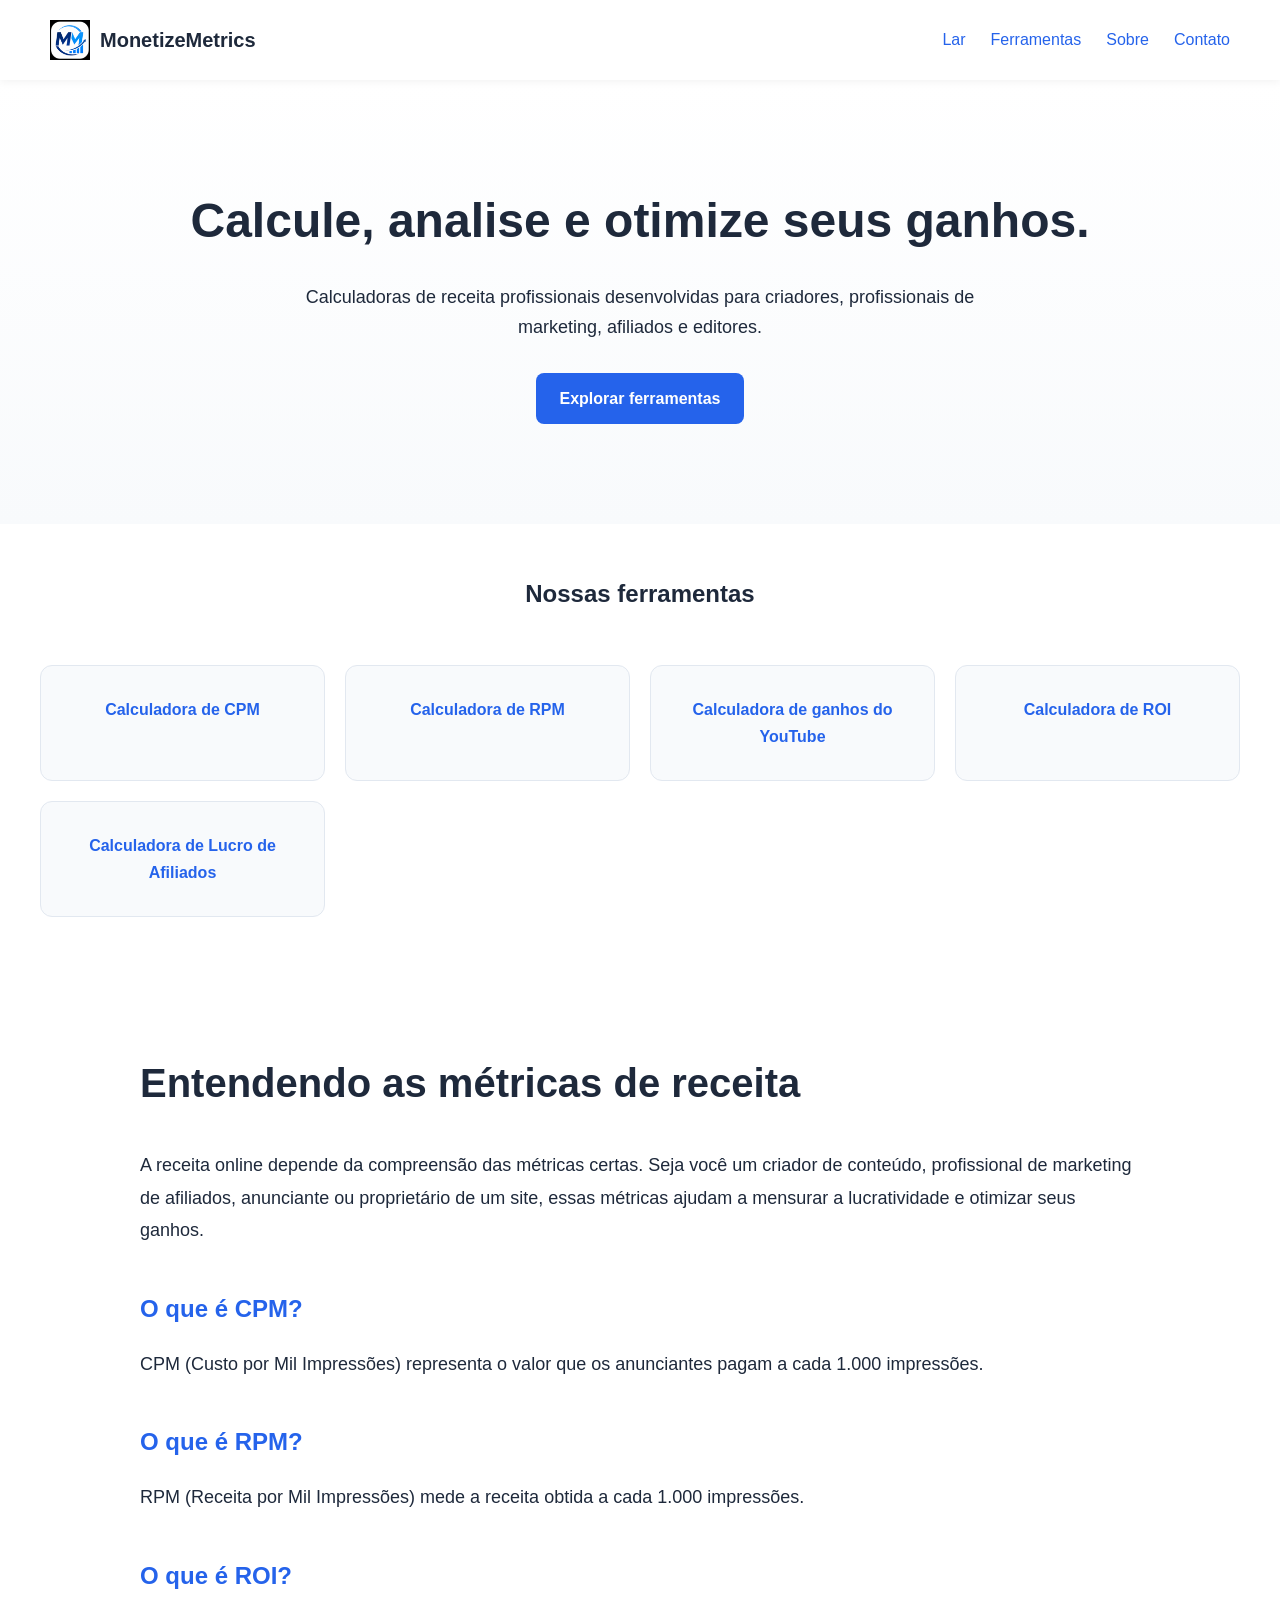
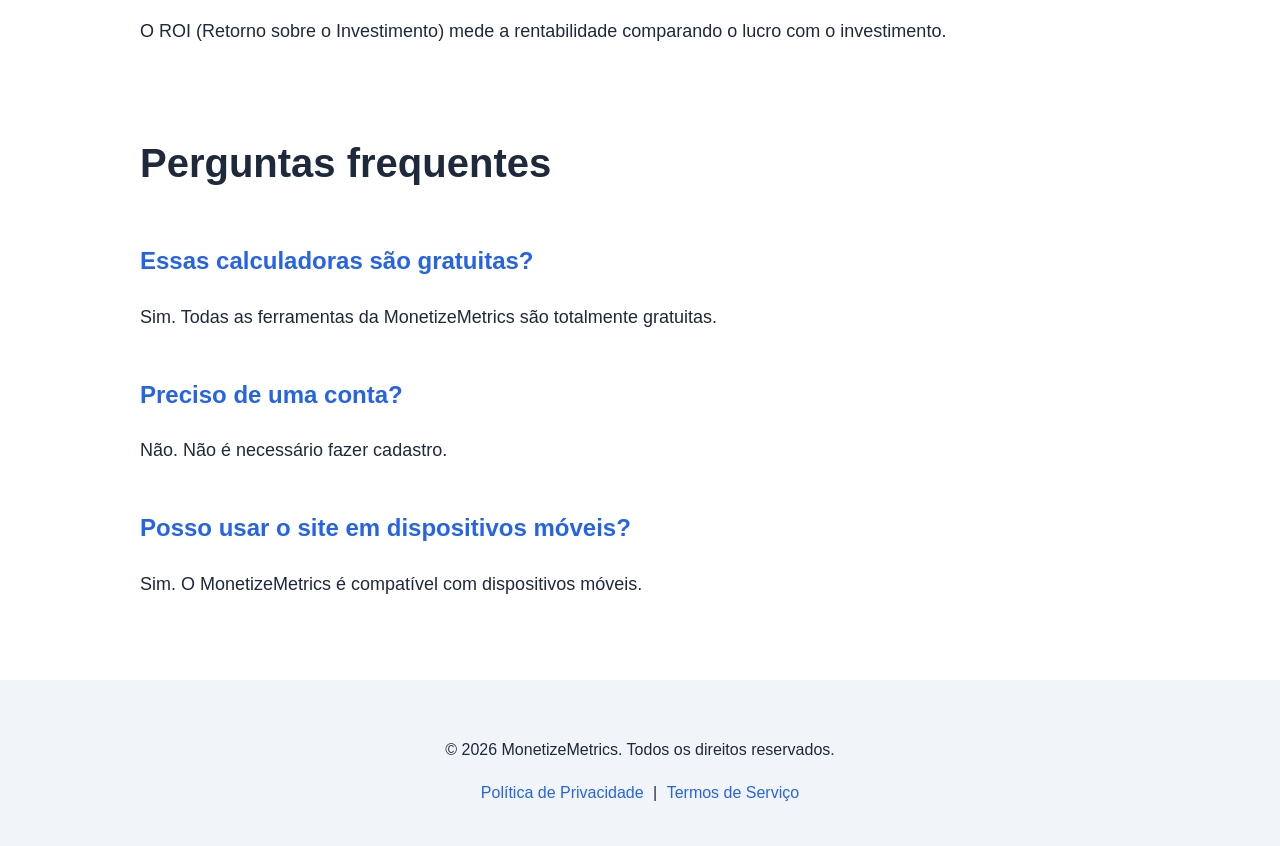
<file: index.html>
<!DOCTYPE html>
<html lang="pt-BR">
<head>
    <script id="aclib" type="text/javascript" src="//acscdn.com/script/aclib.js"></script>

    <meta charset="UTF-8">
    <meta name="viewport" content="width=device-width, initial-scale=1.0">
    <title>MonetizeMetrics - Calcule, analise e otimize seus ganhos.</title>
    <meta name="description" content="Calculadoras de receita profissionais desenvolvidas para criadores, profissionais de marketing, afiliados e editores.">
    <link rel="stylesheet" href="css/style.css">
    <link rel="icon" href="images/favicon.ico">
    <meta name="google-site-verification" content="FIcf8eARdnQ6B_cvJaqCdT5beOyhvvmUNQOd8pzirMQ" />
</head>
    <div class="ad-banner">
    <script type="text/javascript">
        aclib.runBanner({
            zoneId: '11765878',
        });
    </script>
    </div>
<body>

<header>
    <nav>
        <div class="logo">
            <img src="images/logo.png" alt="MonetizeMetrics Logo">
            <span>MonetizeMetrics</span>
        </div>
        <ul>
            <li><a href="index.html">Lar</a></li>
            <li><a href="tools.html">Ferramentas</a></li>
            <li><a href="about.html">Sobre</a></li>
            <li><a href="contact.html">Contato</a></li>
        </ul>
    </nav>
</header>

<section class="hero">
    <h1>Calcule, analise e otimize seus ganhos.</h1>
    <p>Calculadoras de receita profissionais desenvolvidas para criadores, profissionais de marketing, afiliados e editores.</p>
    <a href="#tools" class="button">Explorar ferramentas</a>
</section>

<section id="tools">
    <h2>Nossas ferramentas</h2>
    <div class="tools-grid">
        <a href="tools/cpm-calculator.html" class="tool-card">Calculadora de CPM</a>
        <a href="tools/rpm-calculator.html" class="tool-card">Calculadora de RPM</a>
        <a href="tools/youtube-earnings-calculator.html" class="tool-card">Calculadora de ganhos do YouTube</a>
        <a href="tools/roi-calculator.html" class="tool-card">Calculadora de ROI</a>
        <a href="tools/affiliate-profit-calculator.html" class="tool-card">Calculadora de Lucro de Afiliados</a>
    </div>
</section>

<section class="content-section">
    <h2>Entendendo as métricas de receita</h2>
    <p>A receita online depende da compreensão das métricas certas. Seja você um criador de conteúdo, profissional de marketing de afiliados, anunciante ou proprietário de um site, essas métricas ajudam a mensurar a lucratividade e otimizar seus ganhos.</p>
    
    <h3>O que é CPM?</h3>
    <p>CPM (Custo por Mil Impressões) representa o valor que os anunciantes pagam a cada 1.000 impressões.</p>
    
    <h3>O que é RPM?</h3>
    <p>RPM (Receita por Mil Impressões) mede a receita obtida a cada 1.000 impressões.</p>
    
    <h3>O que é ROI?</h3>
    <p>O ROI (Retorno sobre o Investimento) mede a rentabilidade comparando o lucro com o investimento.</p>
</section>

<section class="content-section faq">
    <h2>Perguntas frequentes</h2>
    
    <h3>Essas calculadoras são gratuitas?</h3>
    <p>Sim. Todas as ferramentas da MonetizeMetrics são totalmente gratuitas.</p>
    
    <h3>Preciso de uma conta?</h3>
    <p>Não. Não é necessário fazer cadastro.</p>
    
    <h3>Posso usar o site em dispositivos móveis?</h3>
    <p>Sim. O MonetizeMetrics é compatível com dispositivos móveis.</p>
</section>

    <div class="ad-banner">
    <script type="text/javascript">
        aclib.runBanner({
            zoneId: '11765878',
        });
    </script>
    </div>
<footer>
    <p>© 2026 MonetizeMetrics. Todos os direitos reservados.</p>
    <a href="privacy-policy.html">Política de Privacidade</a> | <a href="terms.html">Termos de Serviço</a>
</footer>

</body>
</html>
</file>
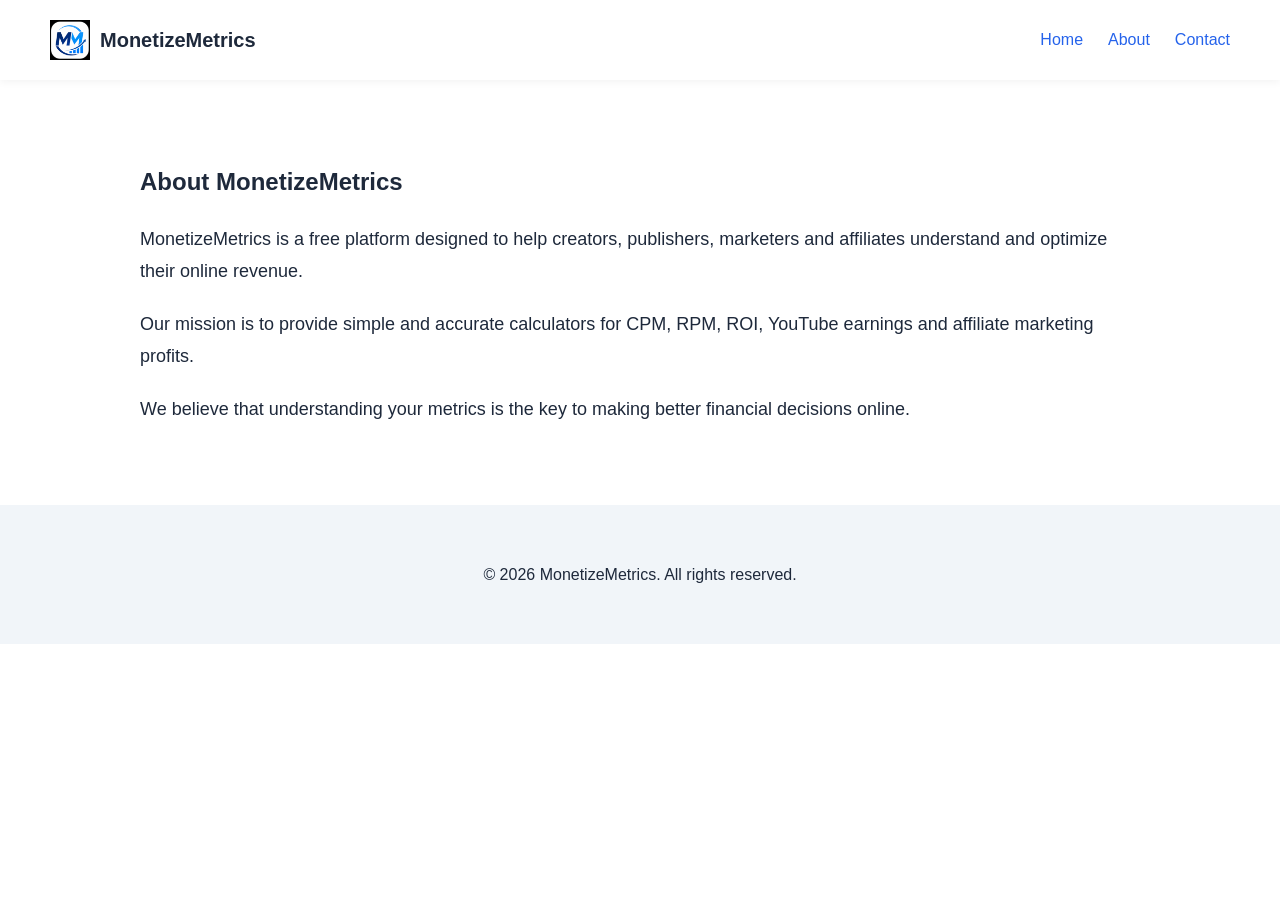
<file: about.html>
<!DOCTYPE html>
<html lang="en">
<head>
  <script id="aclib" type="text/javascript" src="//acscdn.com/script/aclib.js"></script>
    <script type="text/javascript">
        aclib.runAutoTag({
            zoneId: 'dbgtx9x2vg',
        });
    </script>
<meta charset="UTF-8">
<meta name="viewport" content="width=device-width, initial-scale=1.0">

<title>About MonetizeMetrics</title>

<link rel="stylesheet" href="css/style.css">
</head>

<body>

<header>
<nav>

<div class="logo">
<img src="images/logo.png" alt="MonetizeMetrics Logo">
<span>MonetizeMetrics</span>
</div>

<ul>
<li><a href="index.html">Home</a></li>
<li><a href="about.html">About</a></li>
<li><a href="contact.html">Contact</a></li>
</ul>

</nav>
</header>

<section class="content-section">

<h1>About MonetizeMetrics</h1>

<p>
MonetizeMetrics is a free platform designed to help creators,
publishers, marketers and affiliates understand and optimize
their online revenue.
</p>

<p>
Our mission is to provide simple and accurate calculators for
CPM, RPM, ROI, YouTube earnings and affiliate marketing profits.
</p>

<p>
We believe that understanding your metrics is the key to making
better financial decisions online.
</p>

</section>

<footer>

<p>© 2026 MonetizeMetrics. All rights reserved.</p>

</footer>

</body>
  </html>
</file>
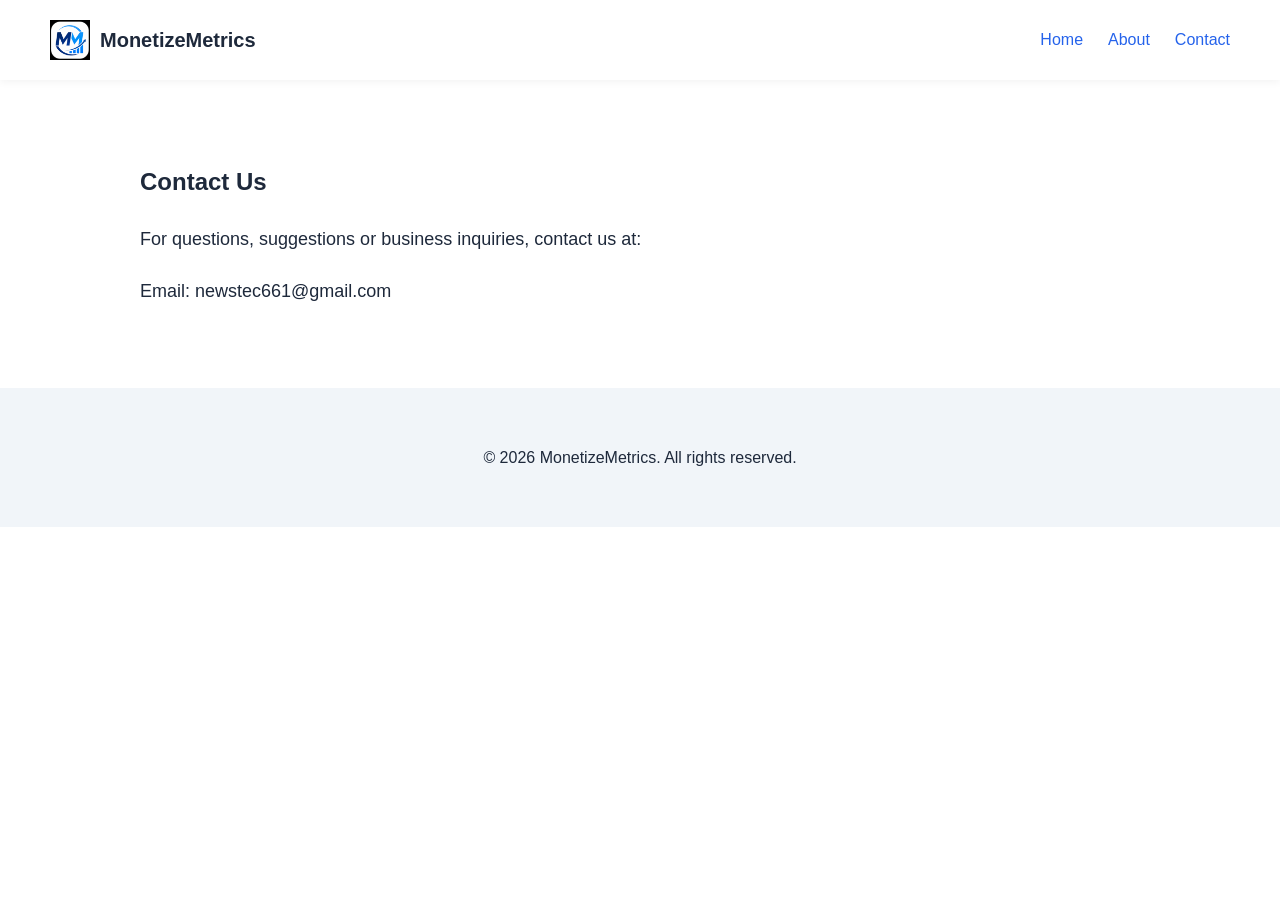
<file: contact.html>
<!DOCTYPE html>
<html lang="en">
<head>
  <script id="aclib" type="text/javascript" src="//acscdn.com/script/aclib.js"></script>
    <script type="text/javascript">
        aclib.runAutoTag({
            zoneId: 'dbgtx9x2vg',
        });
    </script>

<meta charset="UTF-8">
<meta name="viewport" content="width=device-width, initial-scale=1.0">

<title>Contact MonetizeMetrics</title>

<link rel="stylesheet" href="css/style.css">

</head>

<body>

<header>
<nav>

<div class="logo">
<img src="images/logo.png" alt="Logo">
<span>MonetizeMetrics</span>
</div>

<ul>
<li><a href="index.html">Home</a></li>
<li><a href="about.html">About</a></li>
<li><a href="contact.html">Contact</a></li>
</ul>

</nav>
</header>

<section class="content-section">

<h1>Contact Us</h1>

<p>
For questions, suggestions or business inquiries, contact us at:
</p>

<p>
Email: newstec661@gmail.com
</p>

</section>

<footer>
<p>© 2026 MonetizeMetrics. All rights reserved.</p>
</footer>

</body>
</html>
</file>
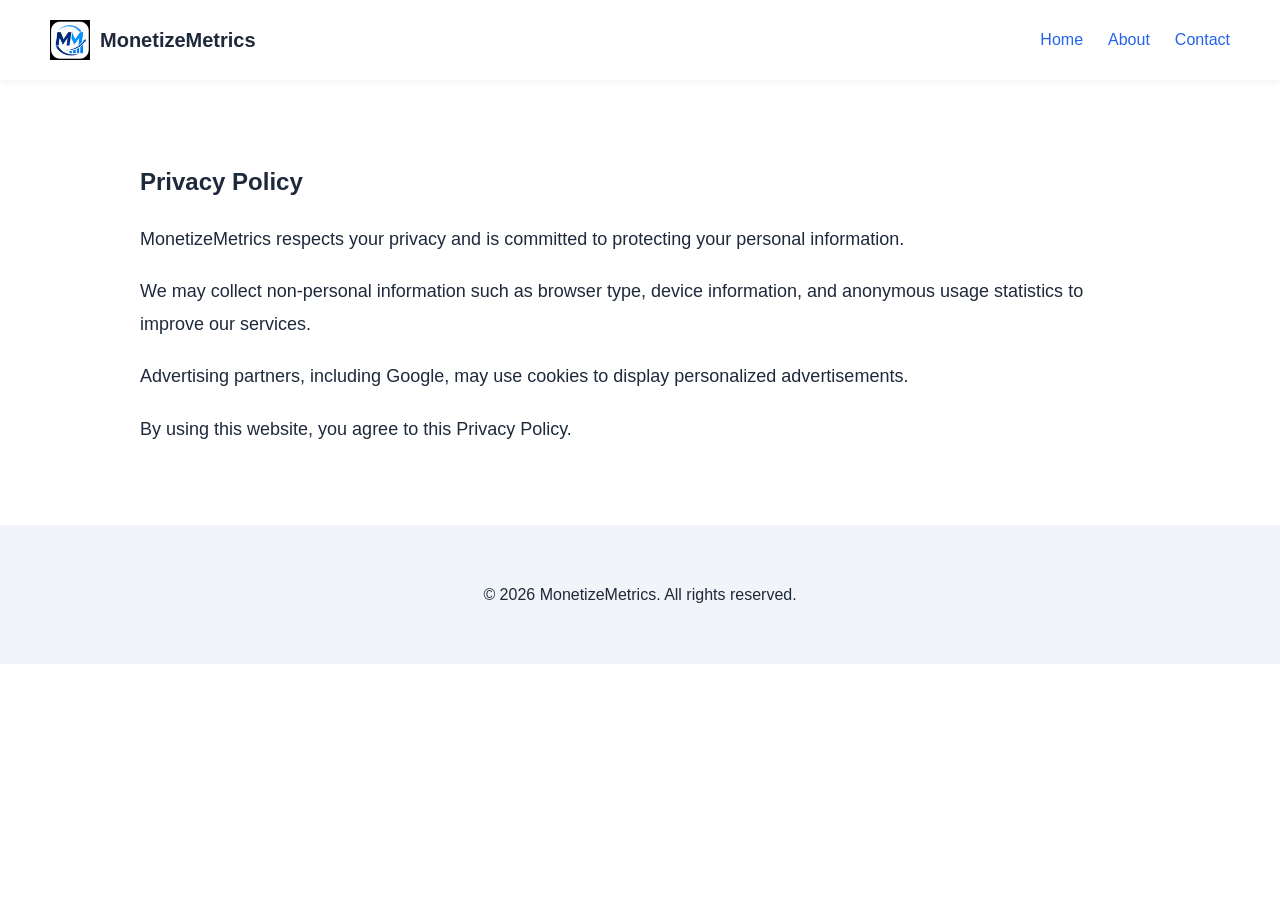
<file: privacy-policy.html>
<!DOCTYPE html><html lang="en">
<head>
  <script id="aclib" type="text/javascript" src="//acscdn.com/script/aclib.js"></script>
    <script type="text/javascript">
        aclib.runAutoTag({
            zoneId: 'dbgtx9x2vg',
        });
    </script>
<meta charset="UTF-8">
<meta name="viewport" content="width=device-width, initial-scale=1.0">
<title>Privacy Policy - MonetizeMetrics</title>
<link rel="stylesheet" href="css/style.css">
</head><body><header>
<nav>
<div class="logo">
<img src="images/logo.png" alt="MonetizeMetrics Logo">
<span>MonetizeMetrics</span>
</div><ul>
<li><a href="index.html">Home</a></li>
<li><a href="about.html">About</a></li>
<li><a href="contact.html">Contact</a></li>
</ul>
</nav>
</header><section class="content-section"><h1>Privacy Policy</h1><p>
MonetizeMetrics respects your privacy and is committed to protecting your personal information.
</p><p>
We may collect non-personal information such as browser type, device information, and anonymous usage statistics to improve our services.
</p><p>
Advertising partners, including Google, may use cookies to display personalized advertisements.
</p><p>
By using this website, you agree to this Privacy Policy.
</p></section><footer>
<p>© 2026 MonetizeMetrics. All rights reserved.</p>
</footer></body>
</html>
</file>
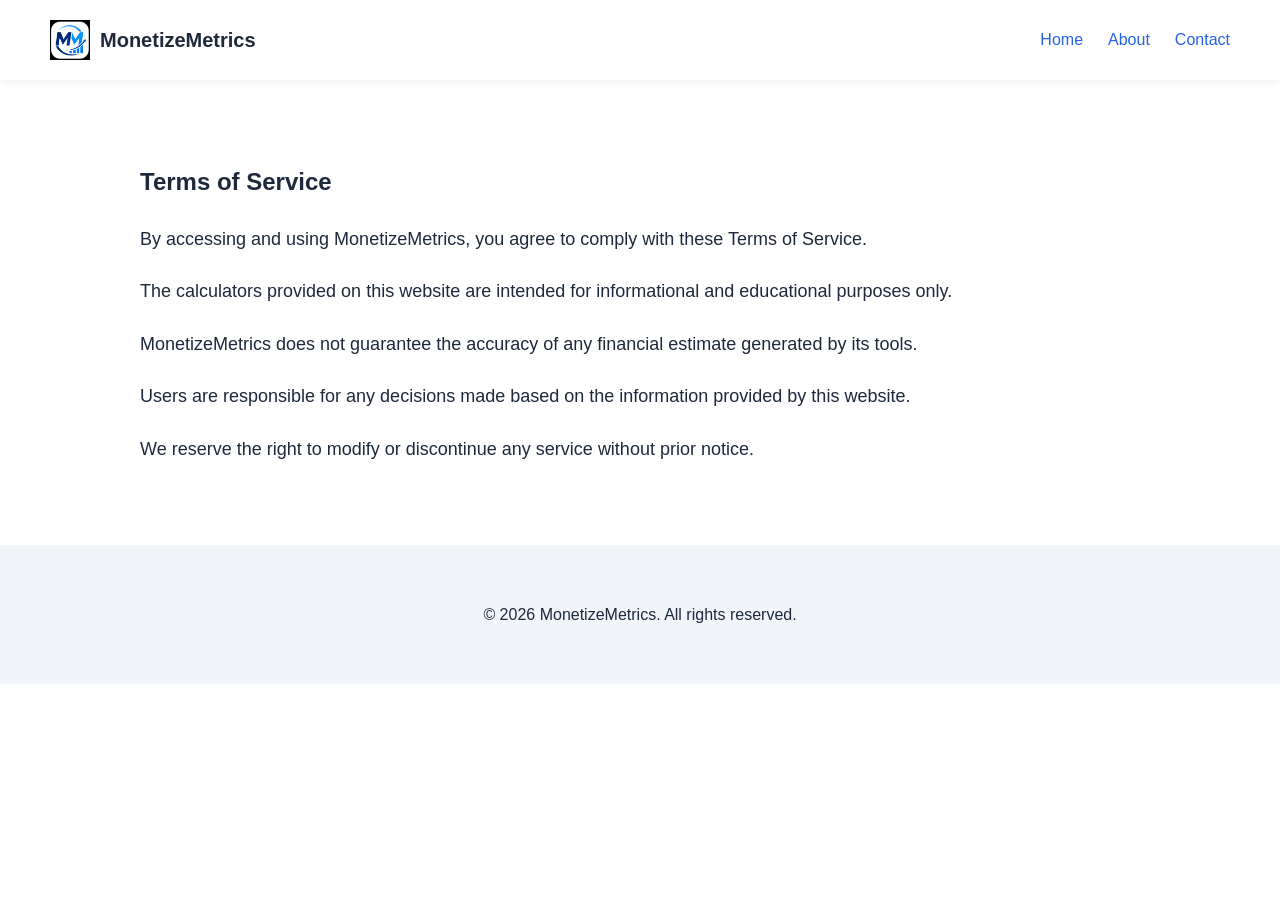
<file: terms.html>
<!DOCTYPE html><html lang="en">
<head>
<meta charset="UTF-8">
<meta name="viewport" content="width=device-width, initial-scale=1.0">
<title>Terms of Service - MonetizeMetrics</title>
<link rel="stylesheet" href="css/style.css">
</head><body><header>
<nav>
<div class="logo">
<img src="images/logo.png" alt="MonetizeMetrics Logo">
<span>MonetizeMetrics</span>
</div><ul>
<li><a href="index.html">Home</a></li>
<li><a href="about.html">About</a></li>
<li><a href="contact.html">Contact</a></li>
</ul>
</nav>
</header><section class="content-section"><h1>Terms of Service</h1><p>
By accessing and using MonetizeMetrics, you agree to comply with these Terms of Service.
</p><p>
The calculators provided on this website are intended for informational and educational purposes only.
</p><p>
MonetizeMetrics does not guarantee the accuracy of any financial estimate generated by its tools.
</p><p>
Users are responsible for any decisions made based on the information provided by this website.
</p><p>
We reserve the right to modify or discontinue any service without prior notice.
</p></section><footer>
<p>© 2026 MonetizeMetrics. All rights reserved.</p>
</footer></body>
</html>
</file>
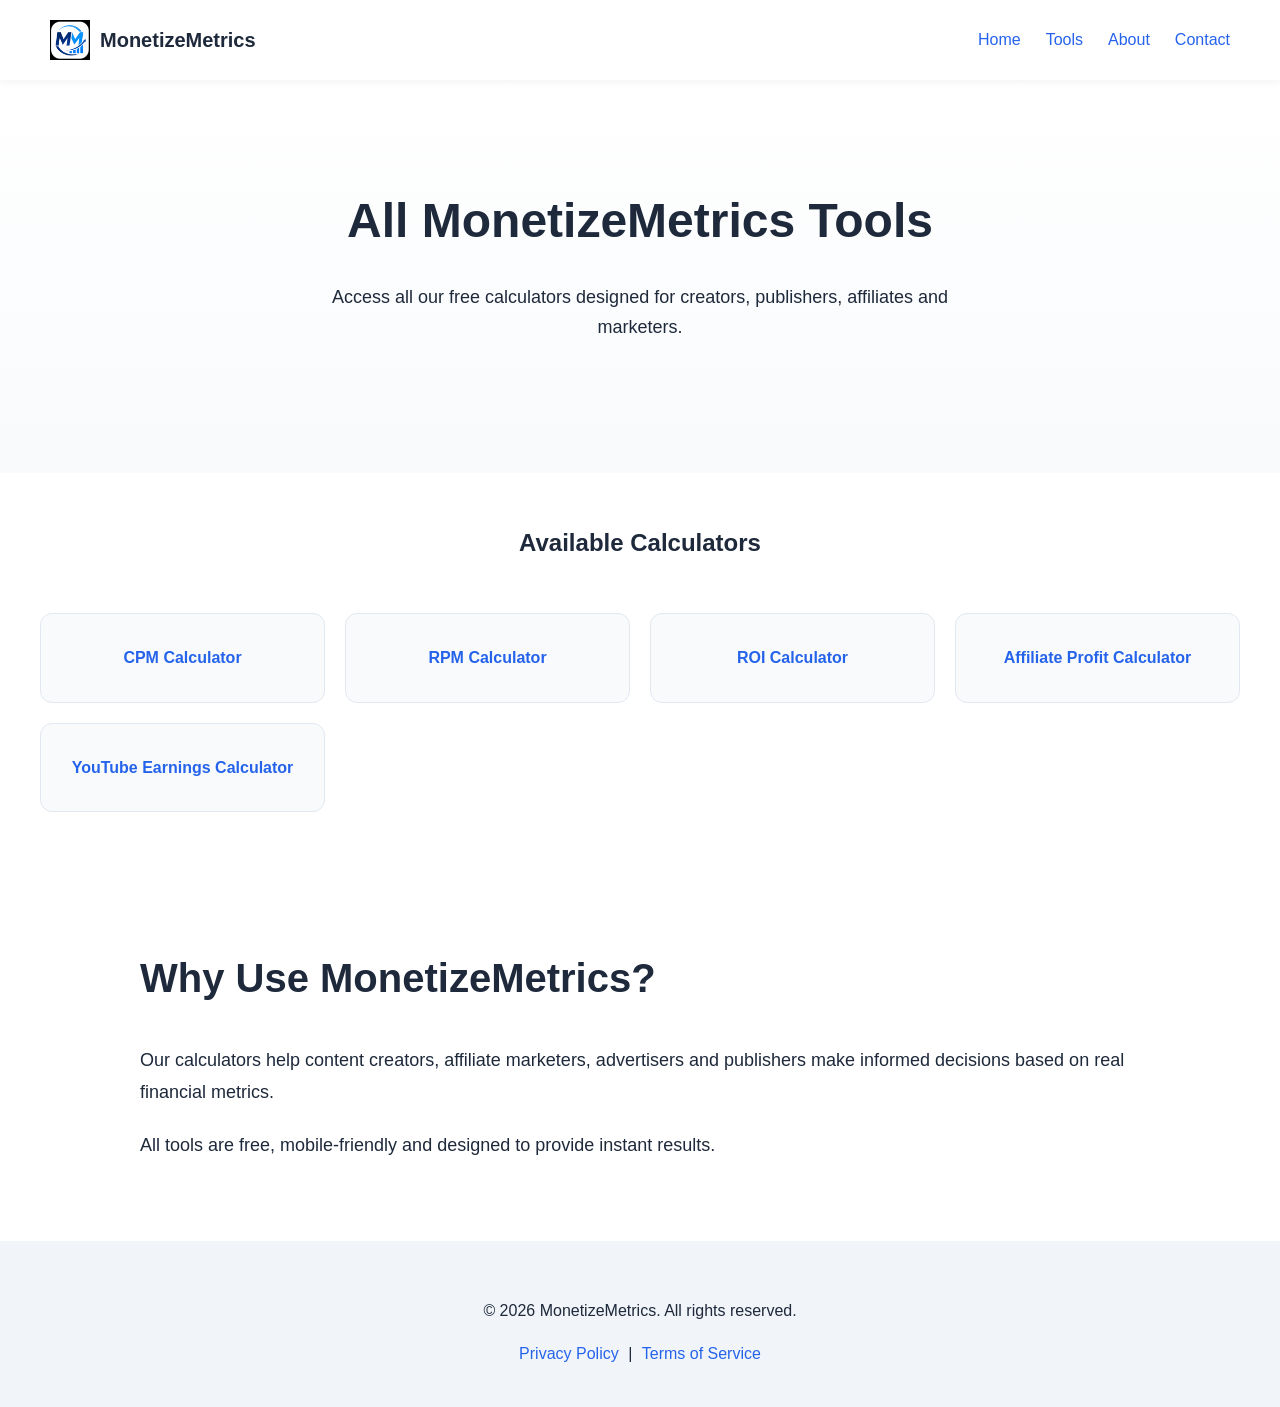
<file: tools.html>
<!DOCTYPE html>
<html lang="en">
<head>

<meta charset="UTF-8">
<meta name="viewport" content="width=device-width, initial-scale=1.0">

<title>Tools - MonetizeMetrics</title>

<meta name="description" content="Explore all MonetizeMetrics calculators including CPM, RPM, ROI, Affiliate Profit and YouTube Earnings calculators.">

<link rel="stylesheet" href="css/style.css">

</head>

<body>

<header>

<nav>

<div class="logo">
<img src="images/logo.png" alt="MonetizeMetrics Logo">
<span>MonetizeMetrics</span>
</div>

<ul>

<li><a href="index.html">Home</a></li>
<li><a href="tools.html">Tools</a></li>
<li><a href="about.html">About</a></li>
<li><a href="contact.html">Contact</a></li>

</ul>

</nav>

</header>

<section class="hero">

<h1>All MonetizeMetrics Tools</h1>

<p>
Access all our free calculators designed for creators,
publishers, affiliates and marketers.
</p>

</section>

<section id="tools">

<h2>Available Calculators</h2>

<div class="tools-grid">

<a href="tools/cpm-calculator.html" class="tool-card">
CPM Calculator
</a>

<a href="tools/rpm-calculator.html" class="tool-card">
RPM Calculator
</a>

<a href="tools/roi-calculator.html" class="tool-card">
ROI Calculator
</a>

<a href="tools/affiliate-profit-calculator.html" class="tool-card">
Affiliate Profit Calculator
</a>

<a href="tools/youtube-earnings-calculator.html" class="tool-card">
YouTube Earnings Calculator
</a>

</div>

</section>

<section class="content-section">

<h2>Why Use MonetizeMetrics?</h2>

<p>
Our calculators help content creators, affiliate marketers,
advertisers and publishers make informed decisions based on
real financial metrics.
</p>

<p>
All tools are free, mobile-friendly and designed to provide
instant results.
</p>

</section>

<footer>

<p>
© 2026 MonetizeMetrics. All rights reserved.
</p>

<a href="privacy-policy.html">
Privacy Policy
</a>

|

<a href="terms.html">
Terms of Service
</a>

</footer>

</body>
  </html>
</file>
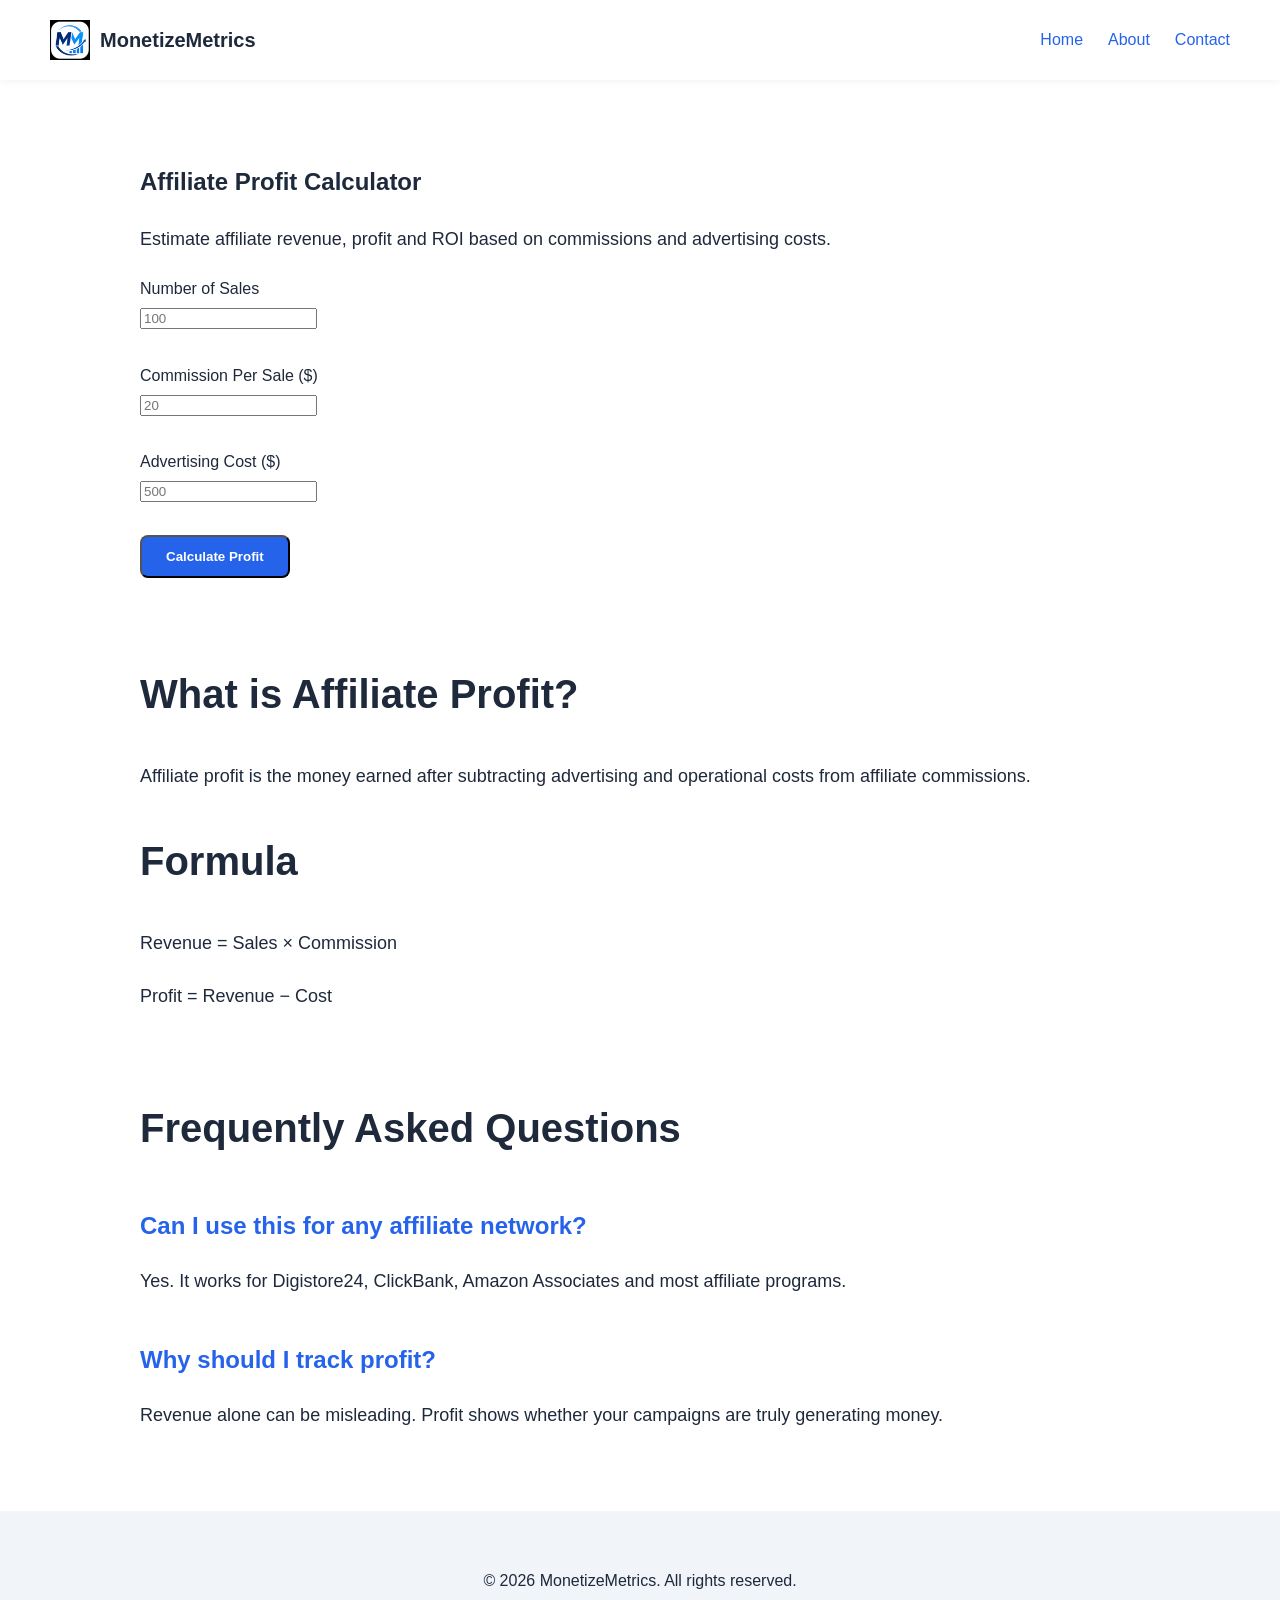
<file: tools/affiliate-profit-calculator.html>
<!DOCTYPE html>
<html lang="en">
<head>

<meta charset="UTF-8">
<meta name="viewport" content="width=device-width, initial-scale=1.0">

<title>Affiliate Profit Calculator - MonetizeMetrics</title>

<meta name="description" content="Calculate affiliate marketing profits, revenue and ROI.">

<link rel="stylesheet" href="../css/style.css">

</head>

<body>

<header>

<nav>

<div class="logo">
<img src="../images/logo.png" alt="MonetizeMetrics Logo">
<span>MonetizeMetrics</span>
</div>

<ul>
<li><a href="../index.html">Home</a></li>
<li><a href="../about.html">About</a></li>
<li><a href="../contact.html">Contact</a></li>
</ul>

</nav>

</header>

<section class="content-section">

<h1>Affiliate Profit Calculator</h1>

<p>
Estimate affiliate revenue, profit and ROI based on commissions and advertising costs.
</p>

<div class="calculator-box">

<label>Number of Sales</label>
<br>
<input type="number" id="sales" placeholder="100">
<br><br>

<label>Commission Per Sale ($)</label>
<br>
<input type="number" id="commission" placeholder="20">
<br><br>

<label>Advertising Cost ($)</label>
<br>
<input type="number" id="cost" placeholder="500">
<br><br>

<button onclick="calculateAffiliate()" class="button">
Calculate Profit
</button>

</div>

<div id="result"></div>

</section>

<section class="content-section">

<h2>What is Affiliate Profit?</h2>

<p>
Affiliate profit is the money earned after subtracting advertising and operational costs from affiliate commissions.
</p>

<h2>Formula</h2>

<p>
Revenue = Sales × Commission
</p>

<p>
Profit = Revenue − Cost
</p>

</section>

<section class="content-section">

<h2>Frequently Asked Questions</h2>

<h3>Can I use this for any affiliate network?</h3>

<p>
Yes. It works for Digistore24, ClickBank, Amazon Associates and most affiliate programs.
</p>

<h3>Why should I track profit?</h3>

<p>
Revenue alone can be misleading. Profit shows whether your campaigns are truly generating money.
</p>

</section>

<footer>

<p>© 2026 MonetizeMetrics. All rights reserved.</p>

</footer>

<script>

function calculateAffiliate(){

let sales =
parseFloat(document.getElementById("sales").value);

let commission =
parseFloat(document.getElementById("commission").value);

let cost =
parseFloat(document.getElementById("cost").value);

if(isNaN(sales) || isNaN(commission) || isNaN(cost)){

document.getElementById("result").innerHTML =
"<p>Please fill all fields.</p>";

return;

}

let revenue = sales * commission;

let profit = revenue - cost;

let roi = (profit / cost) * 100;

document.getElementById("result").innerHTML =

"<h2>Results</h2>" +

"<p><strong>Total Revenue:</strong> $" +
revenue.toFixed(2) +
"</p>" +

"<p><strong>Total Profit:</strong> $" +
profit.toFixed(2) +
"</p>" +

"<p><strong>ROI:</strong> " +
roi.toFixed(2) +
"%</p>";

}

</script>

</body>
  </html>
</file>
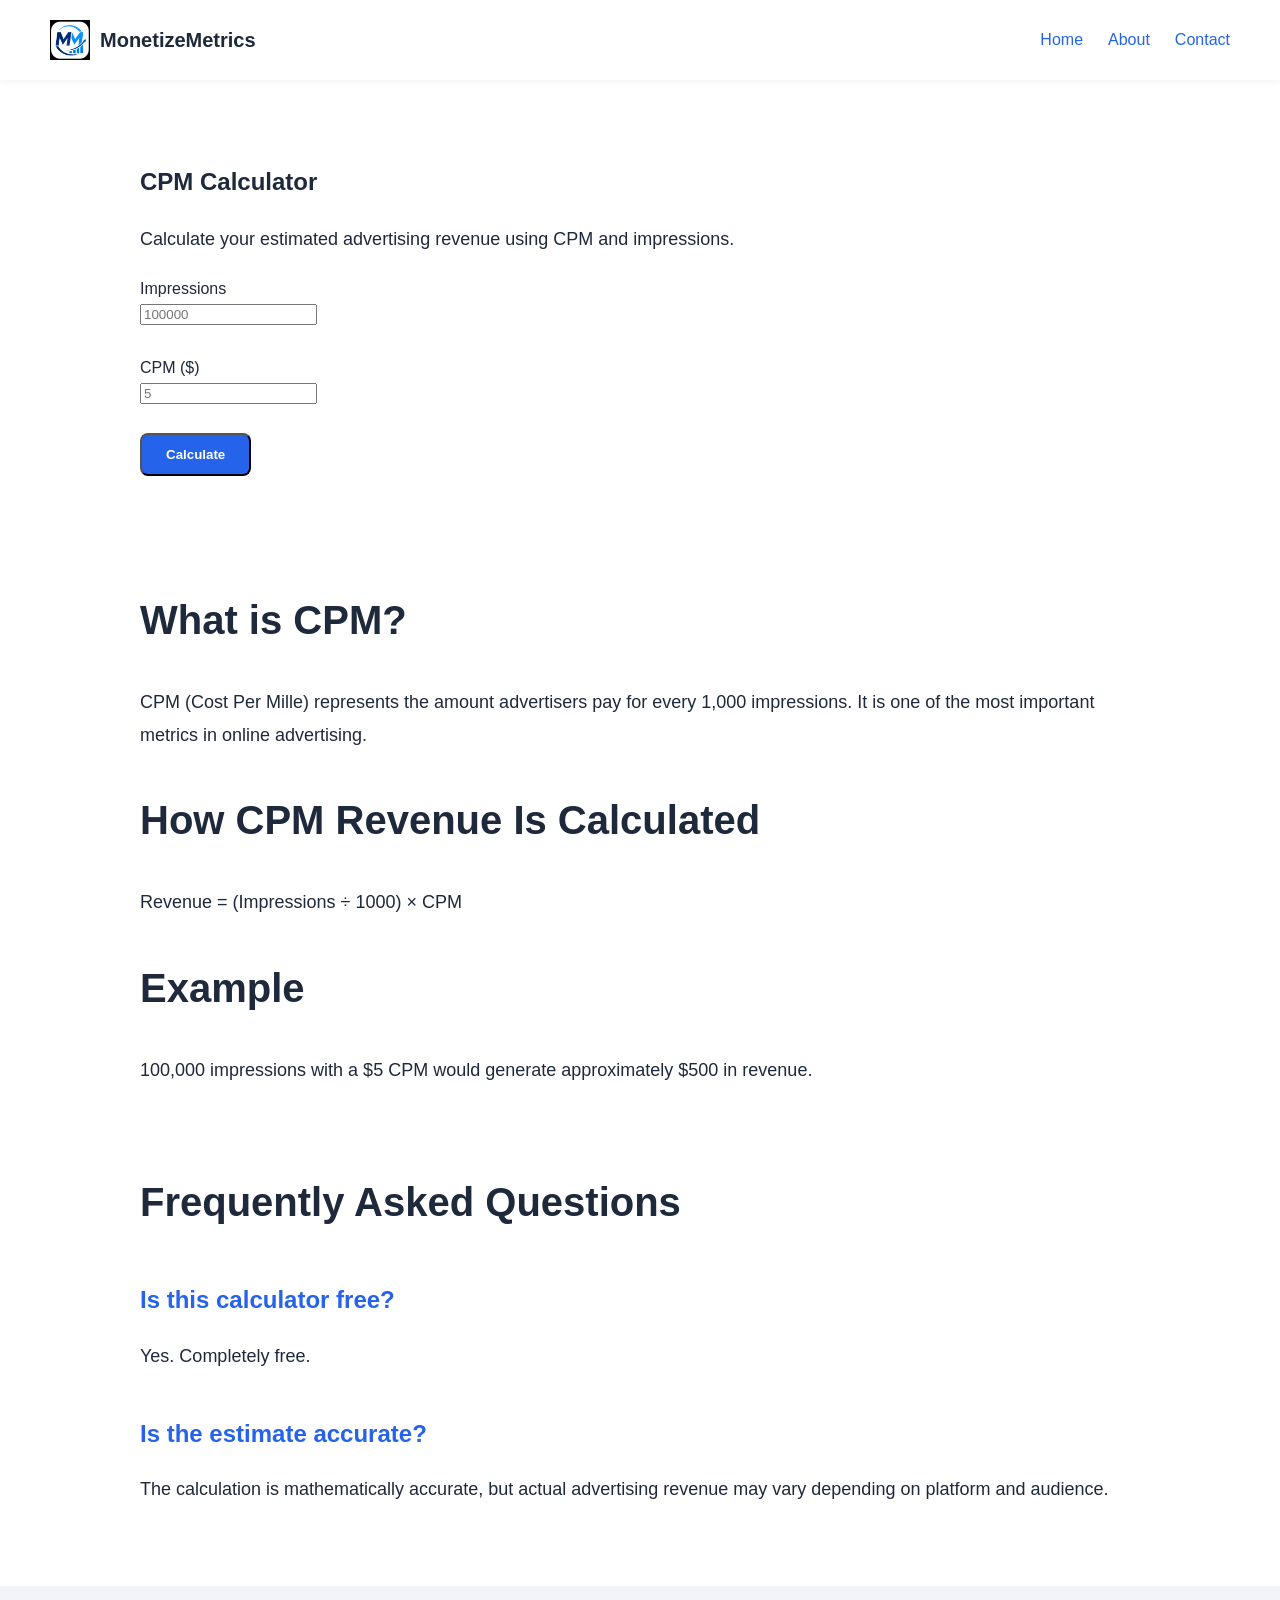
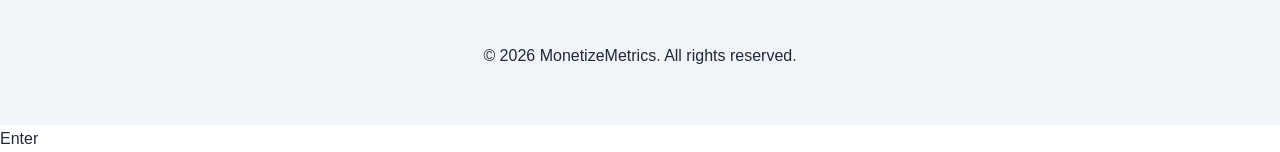
<file: tools/cpm-calculator.html>
<!<!DOCTYPE html><html lang="en">
<head><meta charset="UTF-8">
<meta name="viewport" content="width=device-width, initial-scale=1.0"><title>CPM Calculator - MonetizeMetrics</title><meta name="description" content="Free CPM Calculator. Estimate your advertising revenue based on CPM and impressions."><link rel="stylesheet" href="../css/style.css"></head><body><header><nav><div class="logo">
<img src="../images/logo.png" alt="MonetizeMetrics Logo">
<span>MonetizeMetrics</span>
</div><ul>
<li><a href="../index.html">Home</a></li>
<li><a href="../about.html">About</a></li>
<li><a href="../contact.html">Contact</a></li>
</ul></nav></header><section class="content-section"><h1>CPM Calculator</h1><p>
Calculate your estimated advertising revenue using CPM and impressions.
</p><div class="calculator-box"><label>Impressions</label>
<br>
<input type="number" id="impressions" placeholder="100000">
<br><br>

<label>CPM ($)</label>
<br>
<input type="number" id="cpm" placeholder="5">
<br><br>

<button onclick="calculateCPM()" class="button">
Calculate
</button></div><br><div id="result"></div></section><section class="content-section"><h2>What is CPM?</h2><p>
CPM (Cost Per Mille) represents the amount advertisers pay for every 1,000 impressions.
It is one of the most important metrics in online advertising.
</p><h2>How CPM Revenue Is Calculated</h2><p>
Revenue = (Impressions ÷ 1000) × CPM
</p><h2>Example</h2><p>
100,000 impressions with a $5 CPM would generate approximately $500 in revenue.
</p></section><section class="content-section"><h2>Frequently Asked Questions</h2><h3>Is this calculator free?</h3><p>Yes. Completely free.</p><h3>Is the estimate accurate?</h3><p>
The calculation is mathematically accurate, but actual advertising revenue may vary depending on platform and audience.
</p></section><footer><p>
© 2026 MonetizeMetrics. All rights reserved.
</p></footer><script>

function calculateCPM(){

let impressions =
parseFloat(document.getElementById("impressions").value);

let cpm =
parseFloat(document.getElementById("cpm").value);

if(isNaN(impressions) || isNaN(cpm)){

document.getElementById("result").innerHTML =
"<p>Please fill all fields.</p>";

return;

}

let revenue =
(impressions / 1000) * cpm;

let daily =
revenue / 30;

let yearly =
revenue * 12;

document.getElementById("result").innerHTML =

"<h2>Estimated Revenue</h2>" +

"<p><strong>Total Revenue:</strong> $" +
revenue.toFixed(2) +
"</p>" +

"<p><strong>Average Monthly Revenue:</strong> $" +
revenue.toFixed(2) +
"</p>" +

"<p><strong>Average Daily Revenue:</strong> $" +
daily.toFixed(2) +
"</p>" +

"<p><strong>Projected Yearly Revenue:</strong> $" +
yearly.toFixed(2) +
"</p>";

}

</script></body>
</html>￼Enter
</file>
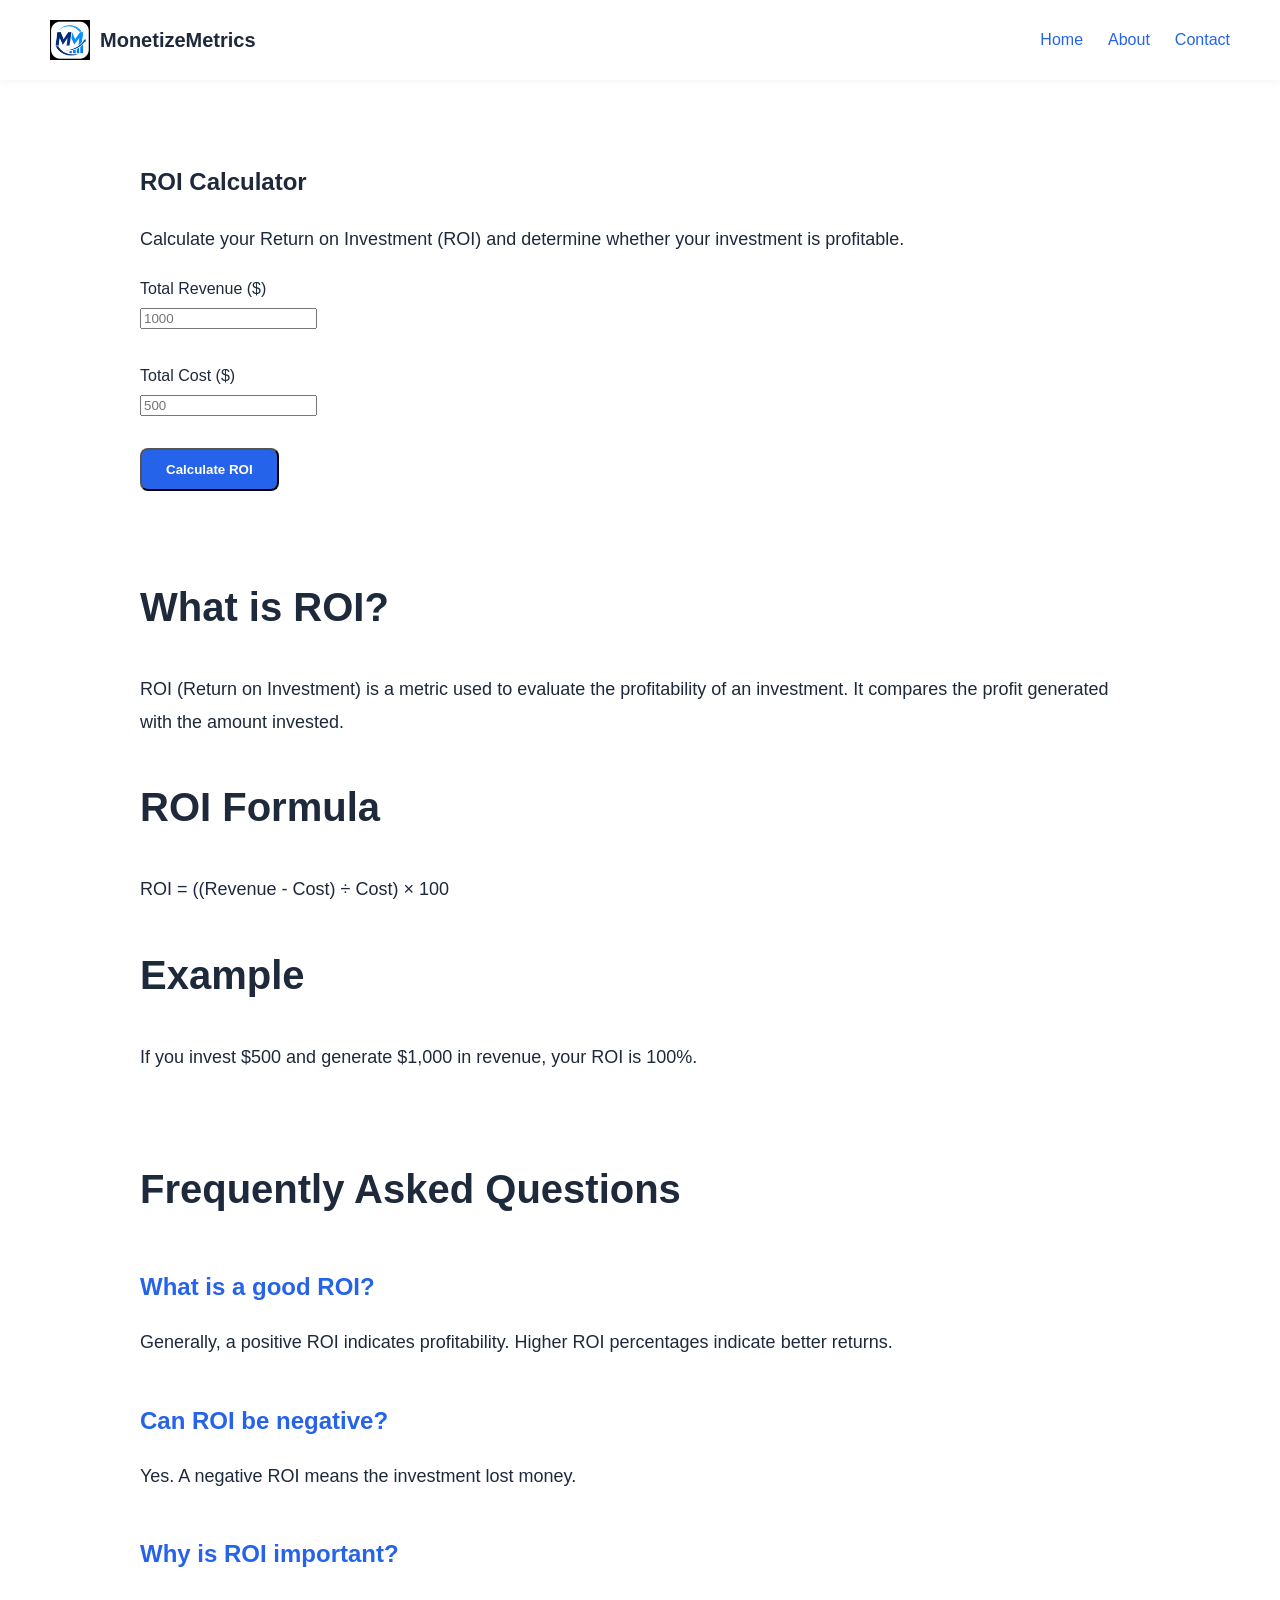
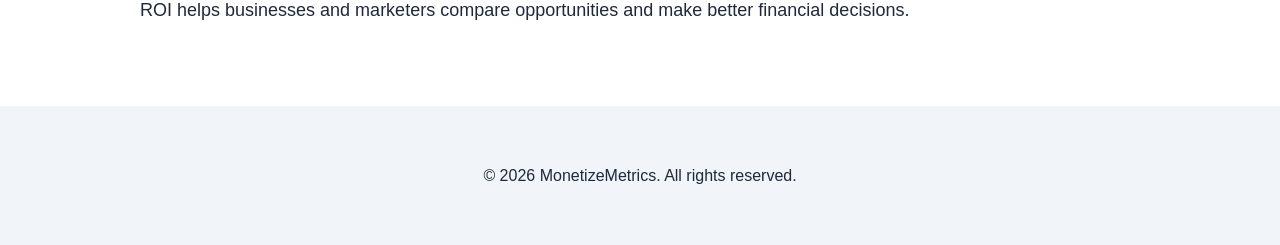
<file: tools/roi-calculator.html>
<!DOCTYPE html><html lang="en">
<head><meta charset="UTF-8">
<meta name="viewport" content="width=device-width, initial-scale=1.0"><title>ROI Calculator - MonetizeMetrics</title><meta name="description" content="Free ROI Calculator. Calculate your Return on Investment and evaluate profitability."><link rel="stylesheet" href="../css/style.css"></head><body><header><nav><div class="logo">
<img src="../images/logo.png" alt="MonetizeMetrics Logo">
<span>MonetizeMetrics</span>
</div><ul>
<li><a href="../index.html">Home</a></li>
<li><a href="../about.html">About</a></li>
<li><a href="../contact.html">Contact</a></li>
</ul></nav></header><section class="content-section"><h1>ROI Calculator</h1><p>
Calculate your Return on Investment (ROI) and determine whether your investment is profitable.
</p><div class="calculator-box"><label>Total Revenue ($)</label>
<br>
<input type="number" id="revenue" placeholder="1000">
<br><br>

<label>Total Cost ($)</label>
<br>
<input type="number" id="cost" placeholder="500">
<br><br>

<button onclick="calculateROI()" class="button">
Calculate ROI
</button></div><div id="result"></div></section><section class="content-section"><h2>What is ROI?</h2><p>
ROI (Return on Investment) is a metric used to evaluate the profitability of an investment.
It compares the profit generated with the amount invested.
</p><h2>ROI Formula</h2><p>
ROI = ((Revenue - Cost) ÷ Cost) × 100
</p><h2>Example</h2><p>
If you invest $500 and generate $1,000 in revenue,
your ROI is 100%.
</p></section><section class="content-section"><h2>Frequently Asked Questions</h2><h3>What is a good ROI?</h3><p>
Generally, a positive ROI indicates profitability.
Higher ROI percentages indicate better returns.
</p><h3>Can ROI be negative?</h3><p>
Yes. A negative ROI means the investment lost money.
</p><h3>Why is ROI important?</h3><p>
ROI helps businesses and marketers compare opportunities and make better financial decisions.
</p></section><footer><p>
© 2026 MonetizeMetrics. All rights reserved.
</p></footer><script>

function calculateROI(){

let revenue =
parseFloat(document.getElementById("revenue").value);

let cost =
parseFloat(document.getElementById("cost").value);

if(isNaN(revenue) || isNaN(cost) || cost <= 0){

document.getElementById("result").innerHTML =
"<p>Please enter valid values.</p>";

return;

}

let profit = revenue - cost;

let roi = ((profit / cost) * 100);

document.getElementById("result").innerHTML =

"<h2>ROI Results</h2>" +

"<p><strong>Profit:</strong> $" +
profit.toFixed(2) +
"</p>" +

"<p><strong>ROI:</strong> " +
roi.toFixed(2) +
"%</p>";

}

</script></body>
  </html>
</file>
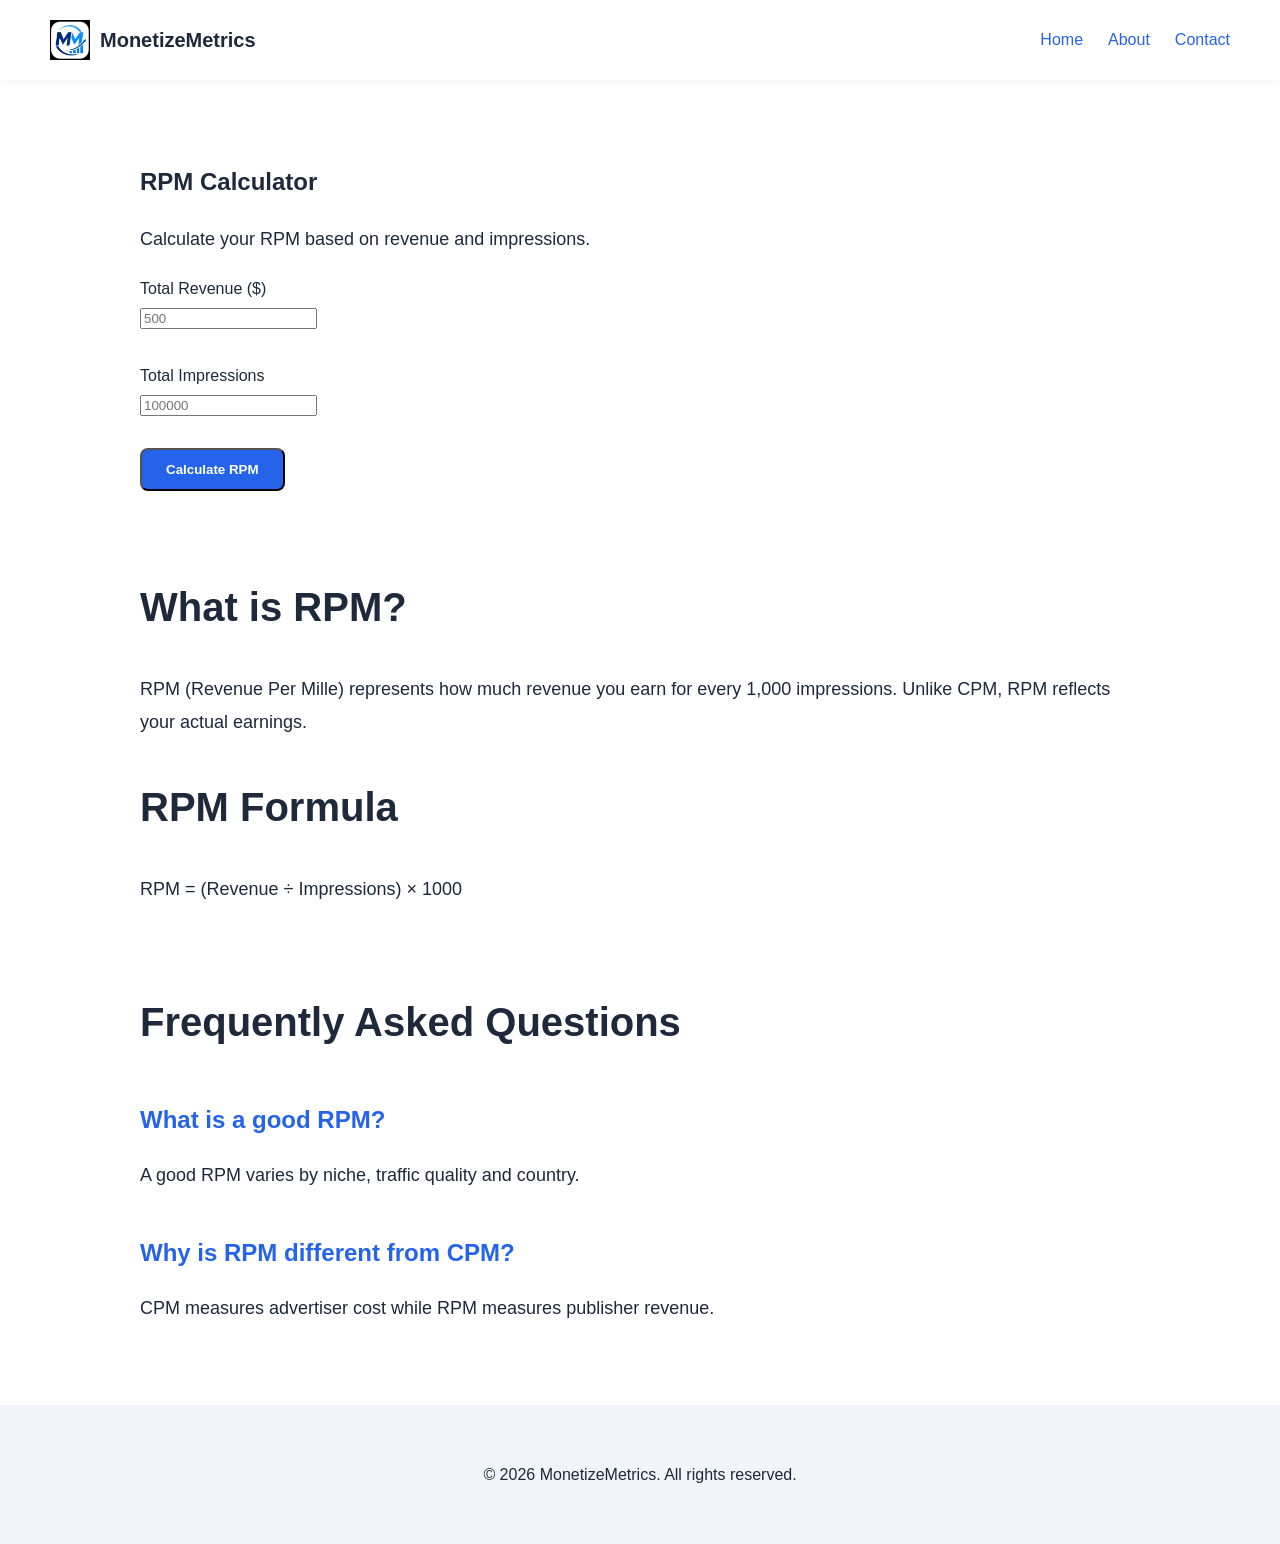
<file: tools/rpm-calculator.html>
<!DOCTYPE html><html lang="en">
<head><meta charset="UTF-8">
<meta name="viewport" content="width=device-width, initial-scale=1.0"><title>RPM Calculator - MonetizeMetrics</title><meta name="description" content="Free RPM Calculator. Calculate Revenue Per Mille and estimate earnings."><link rel="stylesheet" href="../css/style.css"></head><body><header><nav><div class="logo">
<img src="../images/logo.png" alt="MonetizeMetrics Logo">
<span>MonetizeMetrics</span>
</div><ul>
<li><a href="../index.html">Home</a></li>
<li><a href="../about.html">About</a></li>
<li><a href="../contact.html">Contact</a></li>
</ul></nav></header><section class="content-section"><h1>RPM Calculator</h1><p>
Calculate your RPM based on revenue and impressions.
</p><div class="calculator-box"><label>Total Revenue ($)</label>
<br>
<input type="number" id="revenue" placeholder="500">
<br><br>

<label>Total Impressions</label>
<br>
<input type="number" id="impressions" placeholder="100000">
<br><br>

<button onclick="calculateRPM()" class="button">
Calculate RPM
</button></div><div id="result"></div></section><section class="content-section"><h2>What is RPM?</h2><p>
RPM (Revenue Per Mille) represents how much revenue you earn for every 1,000 impressions.
Unlike CPM, RPM reflects your actual earnings.
</p><h2>RPM Formula</h2><p>
RPM = (Revenue ÷ Impressions) × 1000
</p></section><section class="content-section"><h2>Frequently Asked Questions</h2><h3>What is a good RPM?</h3><p>
A good RPM varies by niche, traffic quality and country.
</p><h3>Why is RPM different from CPM?</h3><p>
CPM measures advertiser cost while RPM measures publisher revenue.
</p></section><footer><p>
© 2026 MonetizeMetrics. All rights reserved.
</p></footer><script>

function calculateRPM(){

let revenue =
parseFloat(document.getElementById("revenue").value);

let impressions =
parseFloat(document.getElementById("impressions").value);

if(isNaN(revenue) || isNaN(impressions)){

document.getElementById("result").innerHTML =
"<p>Please fill all fields.</p>";

return;

}

let rpm =
(revenue / impressions) * 1000;

document.getElementById("result").innerHTML =

"<h2>Your RPM</h2>" +

"<p><strong>RPM:</strong> $" +
rpm.toFixed(2) +
"</p>";

}

</script></body>
  </html>
</file>
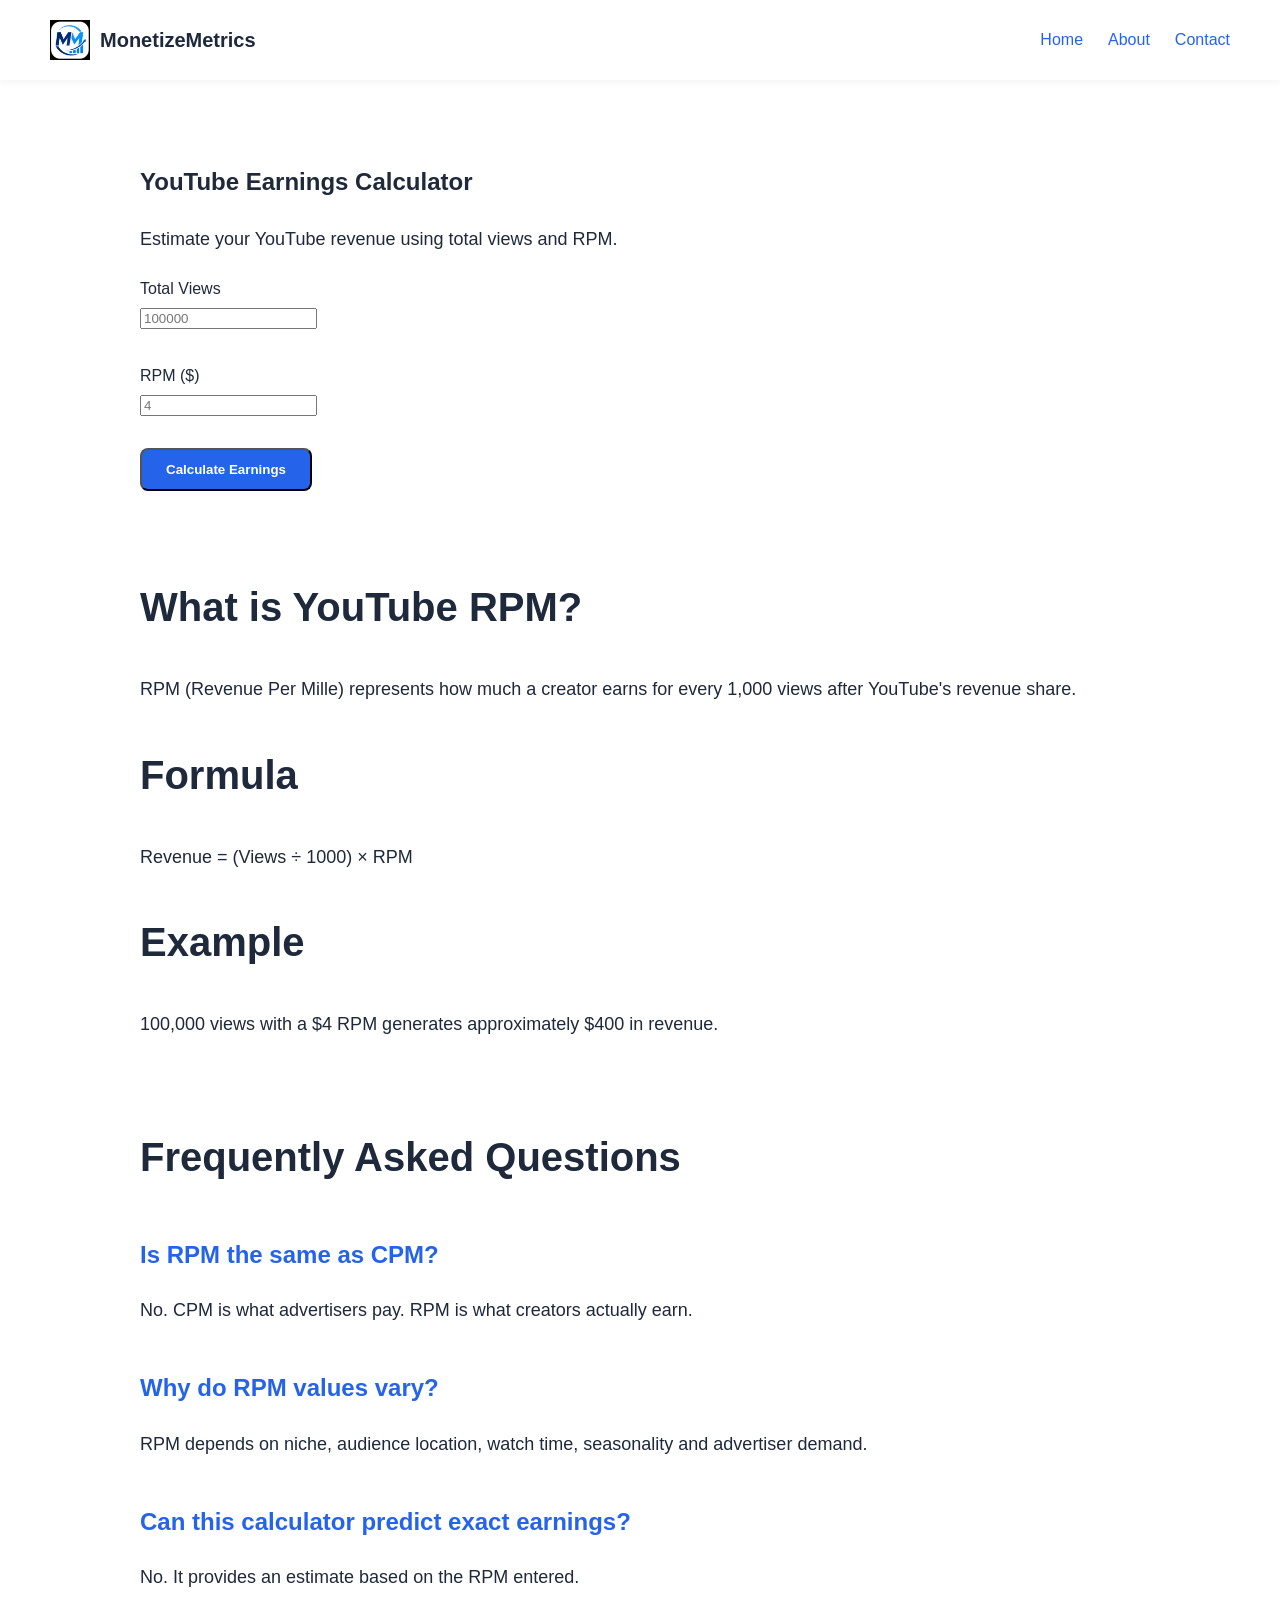
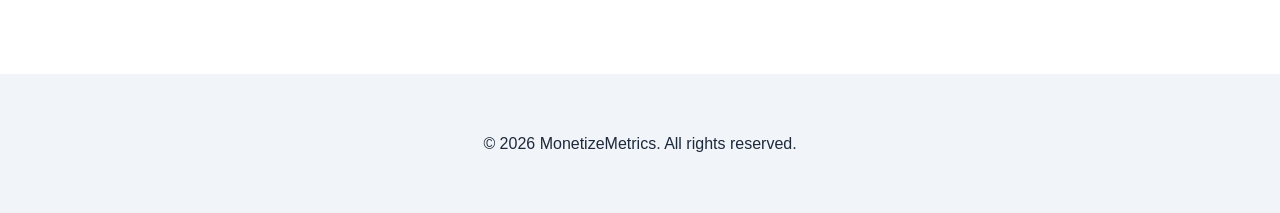
<file: tools/youtube-earnings-calculator.html>
<!DOCTYPE html>
<html lang="en">
<head>

<meta charset="UTF-8">
<meta name="viewport" content="width=device-width, initial-scale=1.0">

<title>YouTube Earnings Calculator - MonetizeMetrics</title>

<meta name="description" content="Estimate YouTube earnings based on views and RPM.">

<link rel="stylesheet" href="../css/style.css">

</head>

<body>

<header>

<nav>

<div class="logo">
<img src="../images/logo.png" alt="MonetizeMetrics Logo">
<span>MonetizeMetrics</span>
</div>

<ul>
<li><a href="../index.html">Home</a></li>
<li><a href="../about.html">About</a></li>
<li><a href="../contact.html">Contact</a></li>
</ul>

</nav>

</header>

<section class="content-section">

<h1>YouTube Earnings Calculator</h1>

<p>
Estimate your YouTube revenue using total views and RPM.
</p>

<div class="calculator-box">

<label>Total Views</label>
<br>
<input type="number" id="views" placeholder="100000">
<br><br>

<label>RPM ($)</label>
<br>
<input type="number" id="rpm" placeholder="4">
<br><br>

<button onclick="calculateYouTube()" class="button">
Calculate Earnings
</button>

</div>

<div id="result"></div>

</section>

<section class="content-section">

<h2>What is YouTube RPM?</h2>

<p>
RPM (Revenue Per Mille) represents how much a creator earns for every 1,000 views after YouTube's revenue share.
</p>

<h2>Formula</h2>

<p>
Revenue = (Views ÷ 1000) × RPM
</p>

<h2>Example</h2>

<p>
100,000 views with a $4 RPM generates approximately $400 in revenue.
</p>

</section>

<section class="content-section">

<h2>Frequently Asked Questions</h2>

<h3>Is RPM the same as CPM?</h3>

<p>
No. CPM is what advertisers pay. RPM is what creators actually earn.
</p>

<h3>Why do RPM values vary?</h3>

<p>
RPM depends on niche, audience location, watch time, seasonality and advertiser demand.
</p>

<h3>Can this calculator predict exact earnings?</h3>

<p>
No. It provides an estimate based on the RPM entered.
</p>

</section>

<footer>

<p>
© 2026 MonetizeMetrics. All rights reserved.
</p>

</footer>

<script>

function calculateYouTube(){

let views =
parseFloat(document.getElementById("views").value);

let rpm =
parseFloat(document.getElementById("rpm").value);

if(isNaN(views) || isNaN(rpm)){

document.getElementById("result").innerHTML =
"<p>Please fill all fields.</p>";

return;

}

let revenue = (views / 1000) * rpm;

let daily = revenue / 30;

let yearly = revenue * 12;

document.getElementById("result").innerHTML =

"<h2>Estimated YouTube Earnings</h2>" +

"<p><strong>Total Revenue:</strong> $" +
revenue.toFixed(2) +
"</p>" +

"<p><strong>Average Monthly Revenue:</strong> $" +
revenue.toFixed(2) +
"</p>" +

"<p><strong>Average Daily Revenue:</strong> $" +
daily.toFixed(2) +
"</p>" +

"<p><strong>Projected Yearly Revenue:</strong> $" +
yearly.toFixed(2) +
"</p>";

}

</script>

</body>
</html>
</file>
<file: css/style.css>
body {
    margin: 0;
    font-family: Arial, sans-serif;
    background: #ffffff;
    color: #1e293b;
    line-height: 1.7;
}

nav {
    display: flex;
    justify-content: space-between;
    align-items: center;
    padding: 20px 50px;
    box-shadow: 0 2px 8px rgba(0,0,0,.05);
    background: #ffffff;
    position: sticky;
    top: 0;
    z-index: 100;
}

.logo {
    display: flex;
    align-items: center;
    gap: 10px;
    font-weight: bold;
    font-size: 20px;
}

.logo img {
    width: 40px;
    height: 40px;
    object-fit: contain;
}

ul {
    display: flex;
    list-style: none;
    gap: 25px;
    padding: 0;
    margin: 0;
}

/* Corrigido de 'um' para 'a' (links) */
a {
    text-decoration: none;
    color: #2563eb;
}

.hero {
    text-align: center;
    padding: 100px 20px;
    background: linear-gradient(to bottom, #ffffff, #f8fafc);
}

.hero h1 {
    font-size: 48px;
    max-width: 900px;
    margin: auto;
    margin-bottom: 20px;
}

.hero p {
    max-width: 700px;
    margin: auto;
    margin-bottom: 30px;
    font-size: 18px;
}

.button {
    background: #2563eb;
    color: white;
    padding: 12px 24px;
    border-radius: 8px;
    display: inline-block;
    font-weight: bold;
}

.button:hover {
    opacity: 0.9;
}

#tools {
    padding: 30px 20px;
}

#tools h2 {
    text-align: center;
    margin-bottom: 30px;
}

/* Corrigido os termos que estavam em português */
.tools-grid {
    display: grid;
    grid-template-columns: repeat(auto-fit, minmax(250px, 1fr));
    gap: 20px;
    padding: 20px;
    max-width: 1200px;
    margin: auto;
}

.tool-card {
    padding: 30px;
    background: #f8fafc;
    border-radius: 12px;
    text-align: center;
    font-weight: bold;
    transition: 0.3s;
    border: 1px solid #e2e8f0;
}

.tool-card:hover {
    transform: translateY(-5px);
    box-shadow: 0 10px 20px rgba(0,0,0,.08);
}

.content-section {
    max-width: 1000px;
    margin: 80px auto;
    padding: 0 20px;
    line-height: 1.8;
}

.content-section h2 {
    font-size: 40px;
    margin-bottom: 30px;
    color: #1e293b;
}

.content-section h3 {
    font-size: 24px;
    margin-top: 40px;
    margin-bottom: 15px;
    color: #2563eb;
}

.content-section p {
    font-size: 18px;
    margin-bottom: 20px;
}

.content-section ul {
    display: block;
    padding-left: 25px;
}

.content-section li {
    margin-bottom: 10px;
}

.faq {
    margin-top: 80px;
}

footer {
    text-align: center;
    padding: 40px;
    background: #f1f5f9;
    margin-top: 50px;
}

footer a {
    margin: 0 5px;
}

@media(max-width:768px){
    nav {
        flex-direction: column;
        gap: 15px;
        padding: 20px;
    }
    
    ul {
        flex-wrap: wrap;
        justify-content: center;
    }
    
    .hero h1 {
        font-size: 34px;
    }
    
    .hero p {
        font-size: 16px;
    }
    
    .content-section h2 {
        font-size: 28px;
    }
}
￼Enter
    margin: 0;
    font-family: Arial, sans-serif;
    background: #ffffff;
    color: #1e293b;
    line-height: 1.7;
}

nav {
    display: flex;
    justify-content: space-between;
    align-items: center;
    padding: 20px 50px;
    box-shadow: 0 2px 8px rgba(0,0,0,.05);
    background: #ffffff;
    position: sticky;
    top: 0;
    z-index: 100;
}

.logo {
    display: flex;
    align-items: center;
    gap: 10px;
    font-weight: bold;
    font-size: 20px;
}

.logo img {
    width: 40px;
    height: 40px;
    object-fit: contain;
}

ul {
    display: flex;
    list-style: none;
    gap: 25px;
    padding: 0;
    margin: 0;
}

/* Corrigido de 'um' para 'a' (links) */
a {
    text-decoration: none;
    color: #2563eb;
}

.hero {
    text-align: center;
    padding: 100px 20px;
    background: linear-gradient(to bottom, #ffffff, #f8fafc);
}

.hero h1 {
    font-size: 48px;
    max-width: 900px;
    margin: auto;
    margin-bottom: 20px;
}

.hero p {
    max-width: 700px;
    margin: auto;
    margin-bottom: 30px;
    font-size: 18px;
}

.button {
    background: #2563eb;
    color: white;
    padding: 12px 24px;
    border-radius: 8px;
    display: inline-block;
    font-weight: bold;
}

.button:hover {
    opacity: 0.9;
.calculator-box{

max-width:600px;
margin:30px auto;
padding:30px;
background:#f8fafc;
border-radius:12px;
border:1px solid #e2e8f0;
}

.calculator-box input{

width:100%;
padding:12px;
border:1px solid #cbd5e1;
border-radius:8px;
font-size:16px;
box-sizing:border-box;
}

#result{

max-width:600px;
margin:30px auto;
padding:25px;
background:#eff6ff;
border-radius:12px;
border:1px solid #93c5fd;
}

#result h2{

margin-top:0;

}

.ad-banner {
    display: flex;
    justify-content: center;
    align-items: center;
    margin: 20px auto;
    max-width: 100%;
    overflow: hidden;
}
</file>
